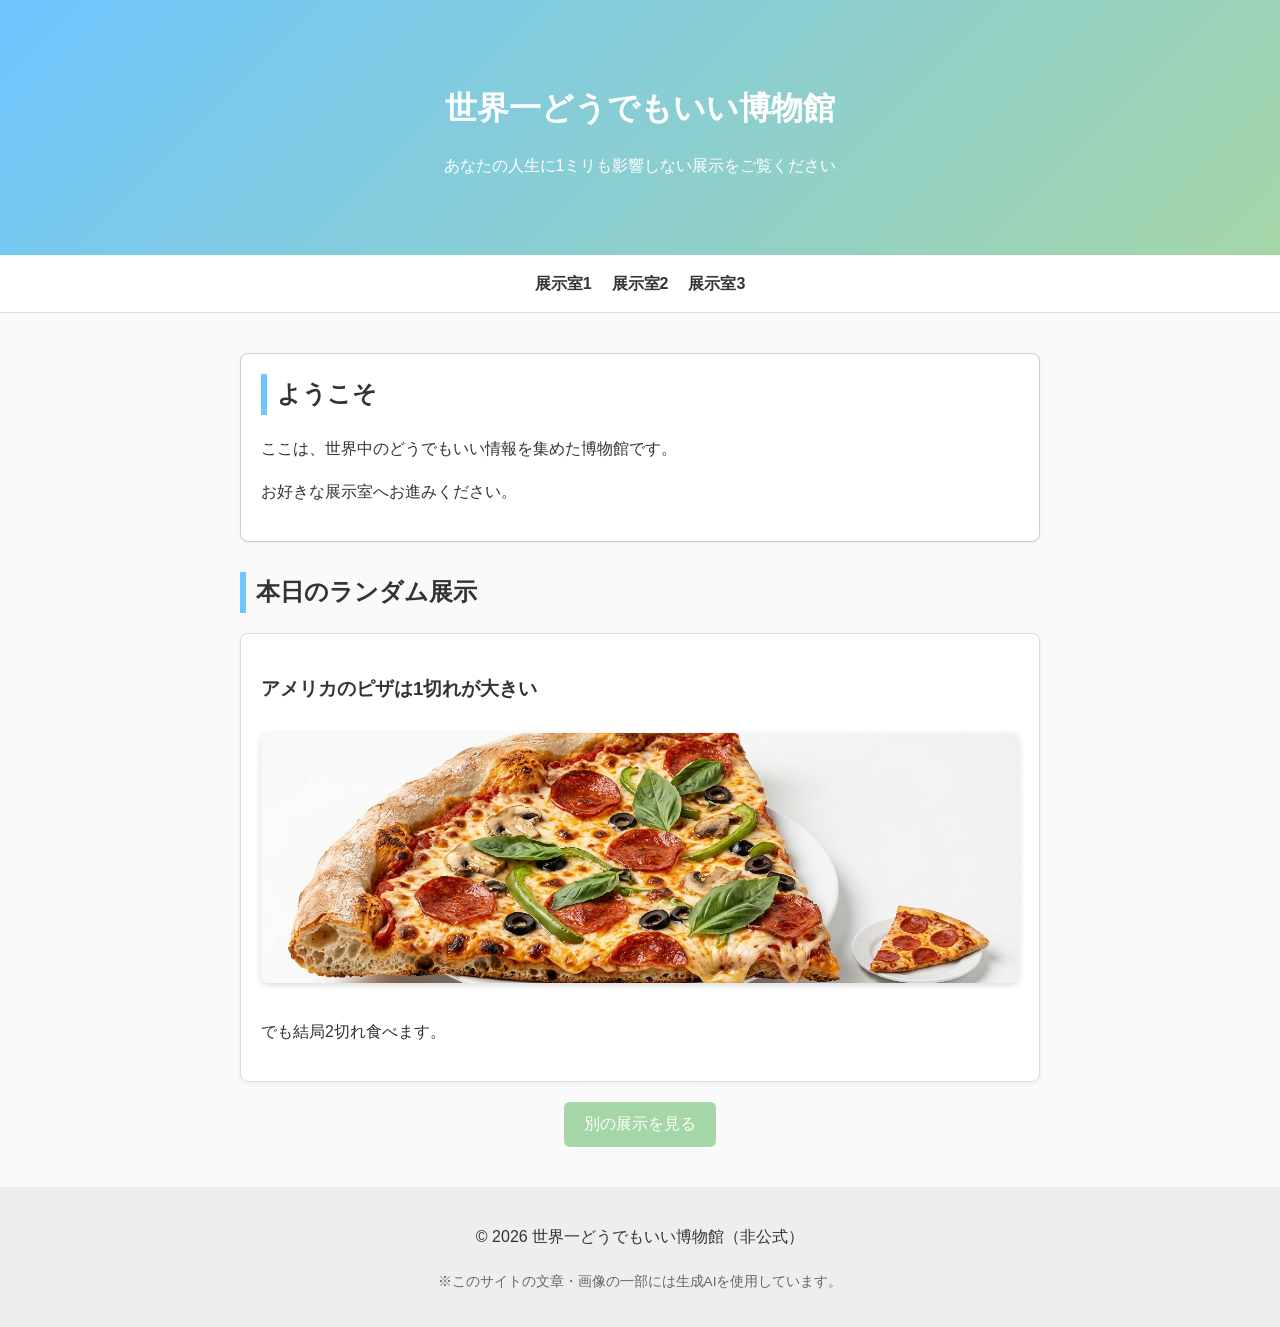
<file: index.html>
<!DOCTYPE html>
<html lang="ja">
<head>
  <meta charset="UTF-8" />
  <title>世界一どうでもいい博物館</title>
  <meta name="viewport" content="width=device-width, initial-scale=1" />
  <link rel="stylesheet" href="css/stylesheet.css" />
</head>

<body>

<header class="site-header">
  <h1>世界一どうでもいい博物館</h1>
  <p>あなたの人生に1ミリも影響しない展示をご覧ください</p>
</header>

<nav class="global-nav">
  <a href="room1.html">展示室1</a>
  <a href="room2.html">展示室2</a>
  <a href="room3.html">展示室3</a>
</nav>

<main class="section">

  <!-- ようこそ（囲み枠を追加） -->
<div class="welcome-box">
  <h2>ようこそ</h2>
  <p>ここは、世界中のどうでもいい情報を集めた博物館です。</p>
  <p>お好きな展示室へお進みください。</p>
</div>


  <!-- ランダム展示 -->
  <h2>本日のランダム展示</h2>

  <div id="random-display" class="card">
    読み込み中…
  </div>

  <button id="random-button" class="random-btn">別の展示を見る</button>

</main>

<footer class="site-footer">
  <p>© 2026 世界一どうでもいい博物館（非公式）</p>
  <p class="ai-note">
    ※このサイトの文章・画像の一部には生成AIを使用しています。
  </p>
</footer>

<!-- ランダム展示スクリプト -->
<script>
  let displays = [];

  const jsonFiles = [
    "data/room1.json",
    "data/room2.json",
    "data/room3.json"
  ];

  // 3つの JSON をまとめて読み込む
  Promise.all(jsonFiles.map(file => fetch(file).then(res => res.json())))
    .then(results => {
      // results は [room1の配列, room2の配列, room3の配列]
      displays = results.flat(); // 1つの配列にまとめる
      showRandomDisplay();
    });

  function showRandomDisplay() {
    if (displays.length === 0) return;

    const random = displays[Math.floor(Math.random() * displays.length)];
    const box = document.getElementById("random-display");

    const imgTag = random.img
      ? `<img src="${random.img}" alt="${random.title}" class="random-img">`
      : "";

    box.innerHTML = `
      <h3>${random.title}</h3>
      ${imgTag}
      <p>${random.text}</p>
    `;
  }

  document.getElementById("random-button")
    .addEventListener("click", showRandomDisplay);
</script>
<script>
  let displays = [];

  const jsonFiles = [
    "data/room1.json",
    "data/room2.json",
    "data/room3.json"
  ];

  // 3つの JSON をまとめて読み込む
  Promise.all(jsonFiles.map(file => fetch(file).then(res => res.json())))
    .then(results => {
      // results は [room1の配列, room2の配列, room3の配列]
      displays = results.flat(); // 1つの配列にまとめる
      showRandomDisplay();
    });

  function showRandomDisplay() {
    if (displays.length === 0) return;

    const random = displays[Math.floor(Math.random() * displays.length)];
    const box = document.getElementById("random-display");

    const imgTag = random.img
      ? `<img src="${random.img}" alt="${random.title}" class="random-img">`
      : "";

    box.innerHTML = `
      <h3>${random.title}</h3>
      ${imgTag}
      <p>${random.text}</p>
    `;
  }

  document.getElementById("random-button")
    .addEventListener("click", showRandomDisplay);
</script>

</body>
</html>
</file>
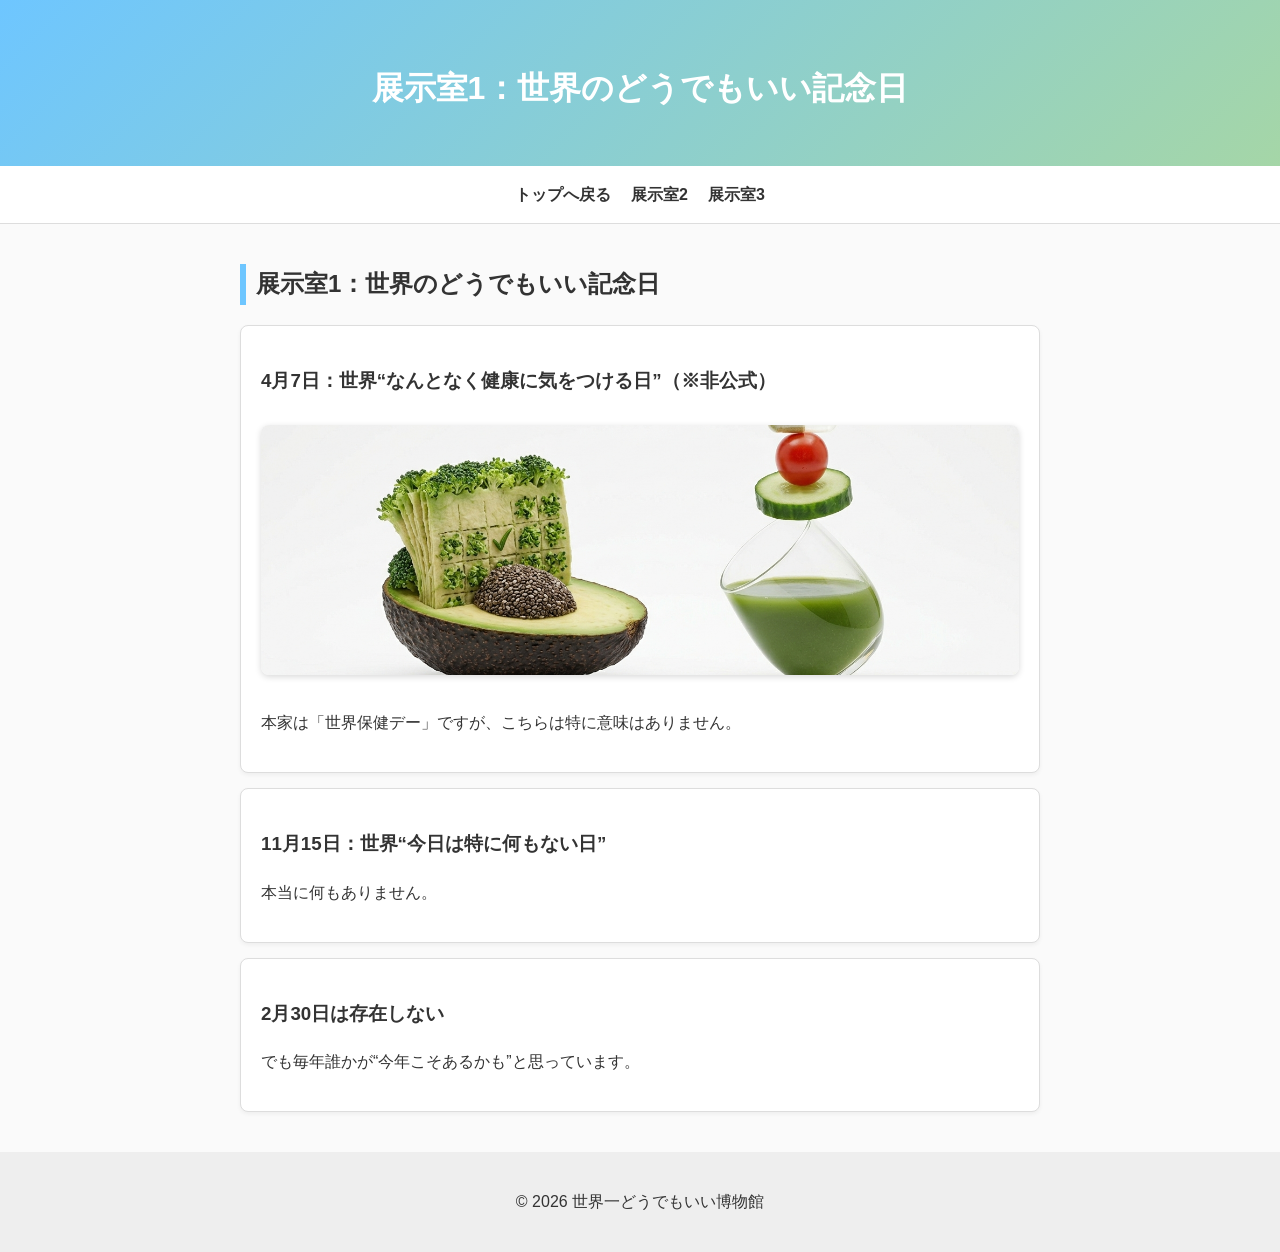
<file: room1.html>
<!DOCTYPE html>
<html lang="ja">
<head>
  <meta charset="UTF-8" />
  <title>展示室1｜世界一どうでもいい博物館</title>
  <meta name="viewport" content="width=device-width, initial-scale=1" />
  <link rel="stylesheet" href="css/stylesheet.css" />
</head>

<body>

<header class="site-header small">
  <h1>展示室1：世界のどうでもいい記念日</h1>
</header>

<nav class="global-nav">
  <a href="index.html">トップへ戻る</a>
  <a href="room2.html">展示室2</a>
  <a href="room3.html">展示室3</a>
</nav>

<main class="section">

  <h2>展示室1：世界のどうでもいい記念日</h2>

  <div id="room1-container">
    読み込み中…
  </div>

</main>

<script>
  fetch("data/room1.json")
    .then(response => response.json())
    .then(data => {
      const container = document.getElementById("room1-container");
      container.innerHTML = "";

      data.forEach(item => {
        const imgTag = item.img
          ? `<img src="${item.img}" alt="${item.title}" class="random-img">`
          : "";

        container.innerHTML += `
          <div class="card">
            <h3>${item.title}</h3>
            ${imgTag}
            <p>${item.text}</p>
          </div>
        `;
      });
    });
</script>

<footer class="site-footer">
  <p>© 2026 世界一どうでもいい博物館</p>
</footer>

</body>
</html>
</file>
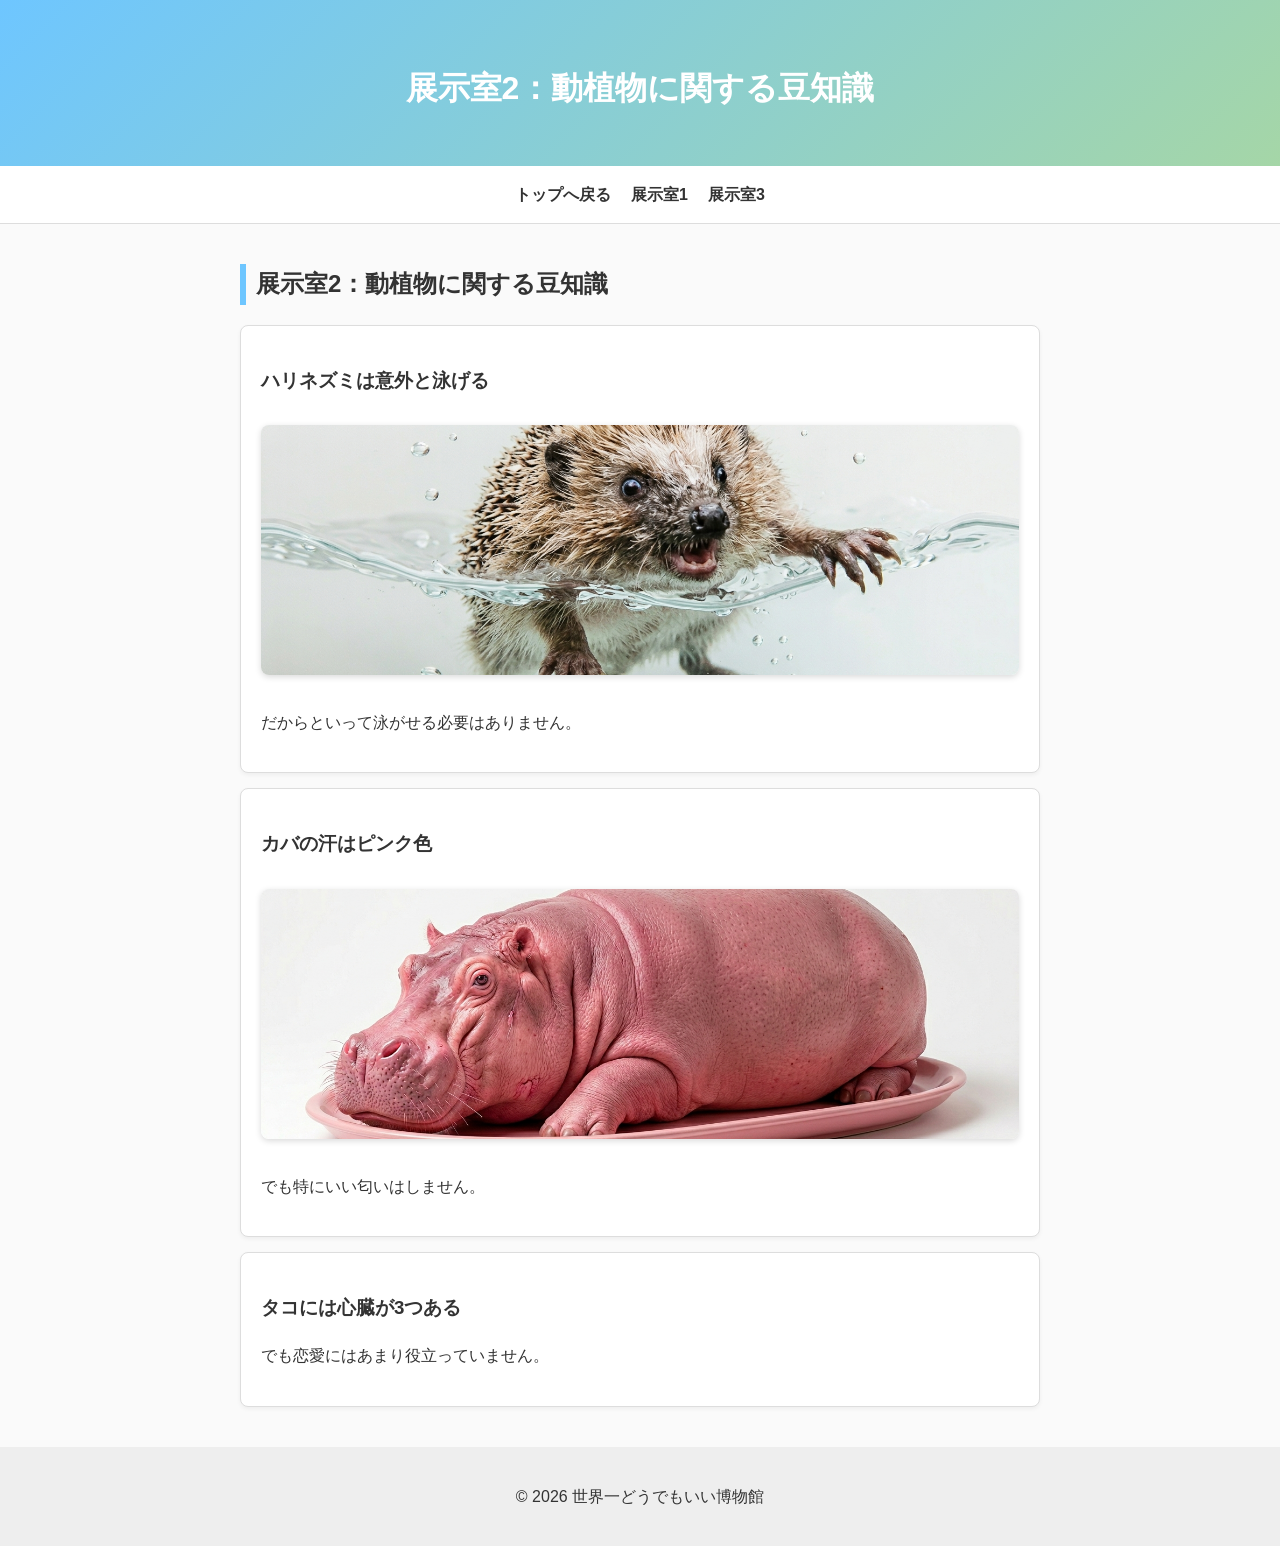
<file: room2.html>
<!DOCTYPE html>
<html lang="ja">
<head>
  <meta charset="UTF-8" />
  <title>展示室2｜世界一どうでもいい博物館</title>
  <meta name="viewport" content="width=device-width, initial-scale=1" />
  <link rel="stylesheet" href="css/stylesheet.css" />
</head>

<body>

<header class="site-header small">
  <h1>展示室2：動植物に関する豆知識</h1>
</header>

<nav class="global-nav">
  <a href="index.html">トップへ戻る</a>
  <a href="room1.html">展示室1</a>
  <a href="room3.html">展示室3</a>
</nav>

<main class="section">

  <h2>展示室2：動植物に関する豆知識</h2>

  <div id="room2-container">
    読み込み中…
  </div>

</main>

<script>
  fetch("data/room2.json")
    .then(response => response.json())
    .then(data => {
      const container = document.getElementById("room2-container");
      container.innerHTML = "";

      data.forEach(item => {
        const imgTag = item.img
          ? `<img src="${item.img}" alt="${item.title}" class="random-img">`
          : "";

        container.innerHTML += `
          <div class="card">
            <h3>${item.title}</h3>
            ${imgTag}
            <p>${item.text}</p>
          </div>
        `;
      });
    });
</script>

<footer class="site-footer">
  <p>© 2026 世界一どうでもいい博物館</p>
</footer>

</body>
</html>
</file>
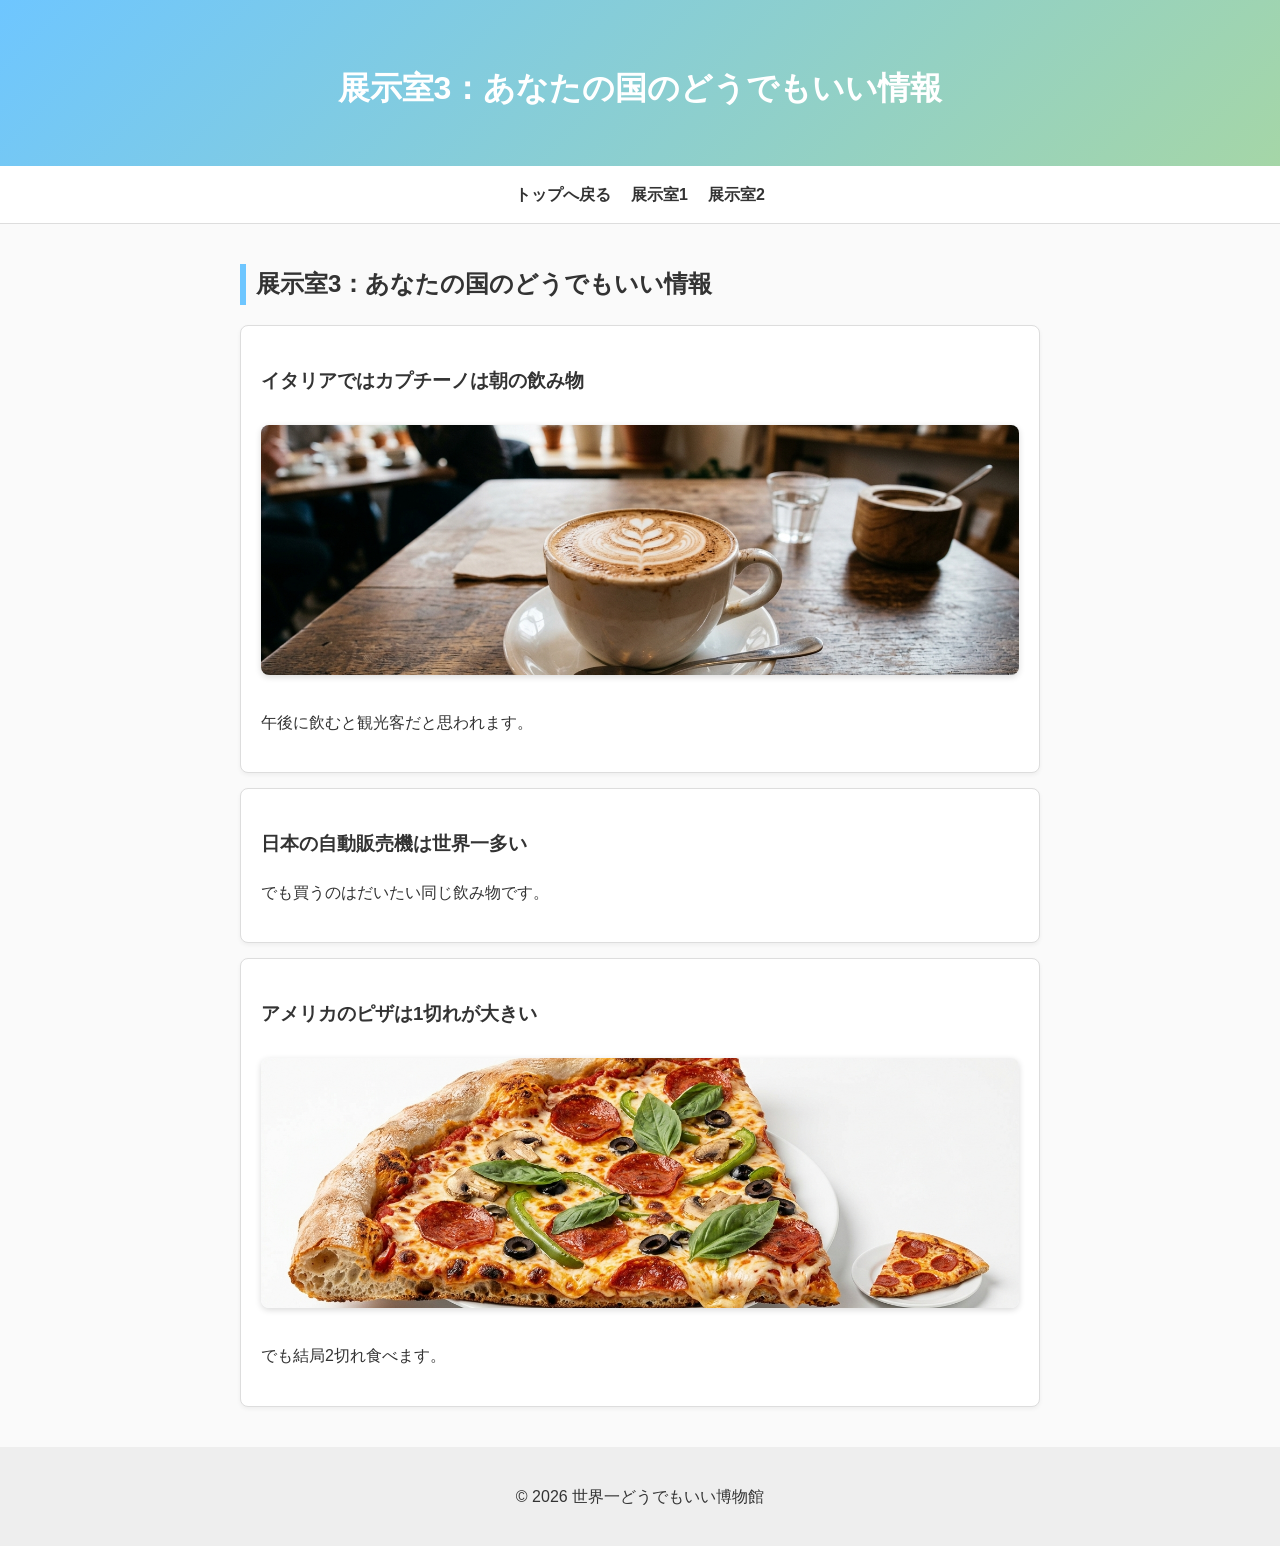
<file: room3.html>
<!DOCTYPE html>
<html lang="ja">
<head>
  <meta charset="UTF-8" />
  <title>展示室3｜世界一どうでもいい博物館</title>
  <meta name="viewport" content="width=device-width, initial-scale=1" />
  <link rel="stylesheet" href="css/stylesheet.css" />
</head>

<body>

<header class="site-header small">
  <h1>展示室3：あなたの国のどうでもいい情報</h1>
</header>

<nav class="global-nav">
  <a href="index.html">トップへ戻る</a>
  <a href="room1.html">展示室1</a>
  <a href="room2.html">展示室2</a>
</nav>

<main class="section">

  <h2>展示室3：あなたの国のどうでもいい情報</h2>

  <div id="room3-container">
    読み込み中…
  </div>

</main>

<script>
  fetch("data/room3.json")
    .then(response => response.json())
    .then(data => {
      const container = document.getElementById("room3-container");
      container.innerHTML = "";

      data.forEach(item => {
        const imgTag = item.img
          ? `<img src="${item.img}" alt="${item.title}" class="random-img">`
          : "";

        container.innerHTML += `
          <div class="card">
            <h3>${item.title}</h3>
            ${imgTag}
            <p>${item.text}</p>
          </div>
        `;
      });
    });
</script>

<footer class="site-footer">
  <p>© 2026 世界一どうでもいい博物館</p>
</footer>

</body>
</html>
</file>
<file: css/stylesheet.css>
/* 全体 */
body {
  font-family: "Hiragino Sans", "Noto Sans JP", sans-serif;
  margin: 0;
  background: #fafafa;
  color: #333;
  line-height: 1.7;
}

/* ヘッダー */
.site-header {
  text-align: center;
  padding: 60px 20px;
  background: linear-gradient(135deg, #6ec6ff, #a5d6a7);
  color: #fff;
}

.site-header.small {
  padding: 40px 20px;
}

.site-header h1 {
  font-size: 2rem;
  margin-bottom: 10px;
}

/* ナビゲーション */
.global-nav {
  display: flex;
  justify-content: center;
  gap: 20px;
  background: #fff;
  padding: 15px;
  border-bottom: 1px solid #ddd;
}

.global-nav a {
  text-decoration: none;
  color: #333;
  font-weight: bold;
}

.global-nav a:hover {
  color: #0077cc;
}

/* セクション */
.section {
  max-width: 800px;
  margin: 40px auto;
  padding: 0 20px;
}

.section h2 {
  border-left: 6px solid #6ec6ff;
  padding-left: 10px;
  margin-bottom: 20px;
}

/* カード */
.card {
  background: #fff;
  padding: 20px;
  margin-bottom: 15px;
  border-radius: 8px;
  border: 1px solid #ddd;
  box-shadow: 0 2px 4px rgba(0,0,0,0.05);
}

.card summary {
  cursor: pointer;
  font-weight: bold;
}

/* フォーム */
.form {
  display: flex;
  flex-direction: column;
  gap: 15px;
}

.form input,
.form textarea {
  width: 100%;
  padding: 10px;
  border-radius: 6px;
  border: 1px solid #ccc;
}

.form button {
  padding: 12px;
  background: #6ec6ff;
  border: none;
  border-radius: 6px;
  color: #fff;
  font-size: 1rem;
  cursor: pointer;
}

.form button:hover {
  background: #4aaae6;
}

/* フッター */
.site-footer {
  text-align: center;
  padding: 20px;
  background: #eee;
  margin-top: 40px;
}

/* レスポンシブ */
@media (max-width: 600px) {
  .site-header h1 {
    font-size: 1.6rem;
  }

  .global-nav {
    flex-direction: column;
    gap: 10px;
  }
}

.random-btn {
  display: block;
  margin: 20px auto;
  padding: 12px 20px;
  background: #a5d6a7;
  border: none;
  border-radius: 6px;
  color: #fff;
  font-size: 1rem;
  cursor: pointer;
}

.random-btn:hover {
  background: #81c784;
}

.welcome-box {
  background: #fff;
  border: 1px solid #ccc; /* 細めの線 */
  border-radius: 8px;
  padding: 20px;
  margin-bottom: 30px;
  box-shadow: 0 1px 3px rgba(0,0,0,0.05); /* ほんの少し影 */
}

.welcome-box h2 {
  margin-top: 0;
}

/* 展示室の画像デザイン */
figure {
  margin: 15px 0;
  text-align: center;
}

figure img {
  max-width: 100%;
  border-radius: 8px;
  box-shadow: 0 2px 6px rgba(0,0,0,0.15);
}

figure figcaption {
  font-size: 0.9rem;
  color: #666;
  margin-top: 5px;
}

/* ランダム展示の画像 */
.random-img {
  width: 100%;
  max-height: 250px;
  object-fit: cover;
  border-radius: 8px;
  margin: 10px 0;
  box-shadow: 0 2px 6px rgba(0,0,0,0.15);
}

.ai-note {
  font-size: 0.85rem;
  color: #666;
  text-align: center;
  margin-top: 20px;
}
</file>
